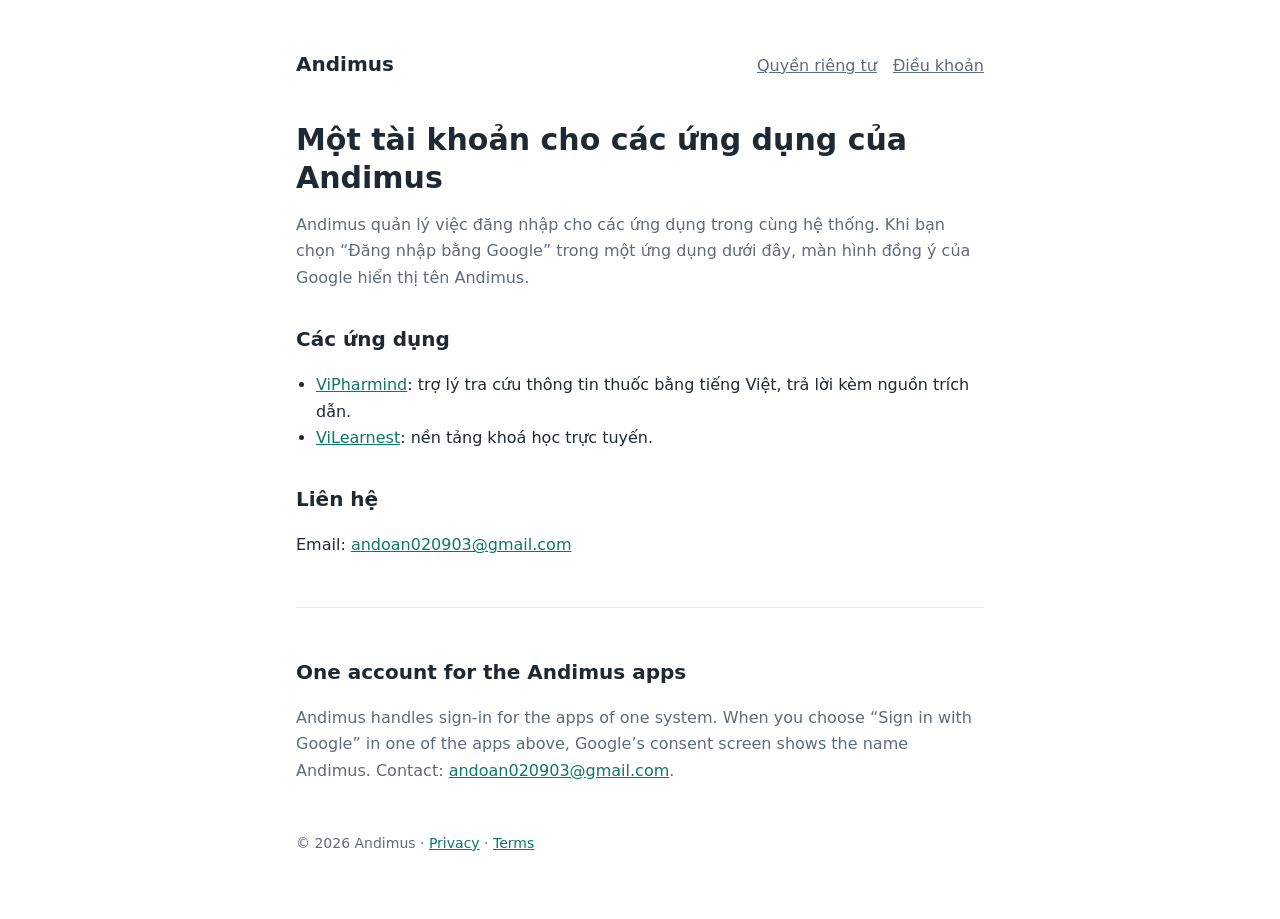
<file: index.html>
<!doctype html>
<html lang="vi">
<head>
  <meta charset="utf-8">
  <meta name="viewport" content="width=device-width, initial-scale=1">
  <title>Andimus</title>
  <meta name="description" content="Andimus là tài khoản dùng chung cho các ứng dụng ViPharmind và ViLearnest.">
  <link rel="stylesheet" href="/styles.css">
</head>
<body>
<main>
  <header>
    <a class="brand" href="/">Andimus</a>
    <nav><a href="/privacy">Quyền riêng tư</a><a href="/terms">Điều khoản</a></nav>
  </header>

  <h1>Một tài khoản cho các ứng dụng của Andimus</h1>
  <p class="muted">Andimus quản lý việc đăng nhập cho các ứng dụng trong cùng hệ thống. Khi bạn chọn “Đăng nhập bằng Google” trong một ứng dụng dưới đây, màn hình đồng ý của Google hiển thị tên Andimus.</p>

  <h2>Các ứng dụng</h2>
  <ul>
    <li><a href="https://vipharmind.vercel.app">ViPharmind</a>: trợ lý tra cứu thông tin thuốc bằng tiếng Việt, trả lời kèm nguồn trích dẫn.</li>
    <li><a href="https://vilearnest.vercel.app">ViLearnest</a>: nền tảng khoá học trực tuyến.</li>
  </ul>

  <h2>Liên hệ</h2>
  <p>Email: <a href="mailto:andoan020903@gmail.com">andoan020903@gmail.com</a></p>

  <hr>

  <h2 lang="en">One account for the Andimus apps</h2>
  <p lang="en" class="muted">Andimus handles sign-in for the apps of one system. When you choose “Sign in with Google” in one of the apps above, Google’s consent screen shows the name Andimus. Contact: <a href="mailto:andoan020903@gmail.com">andoan020903@gmail.com</a>.</p>

  <footer>© 2026 Andimus · <a href="/privacy">Privacy</a> · <a href="/terms">Terms</a></footer>
</main>
</body>
</html>
</file>
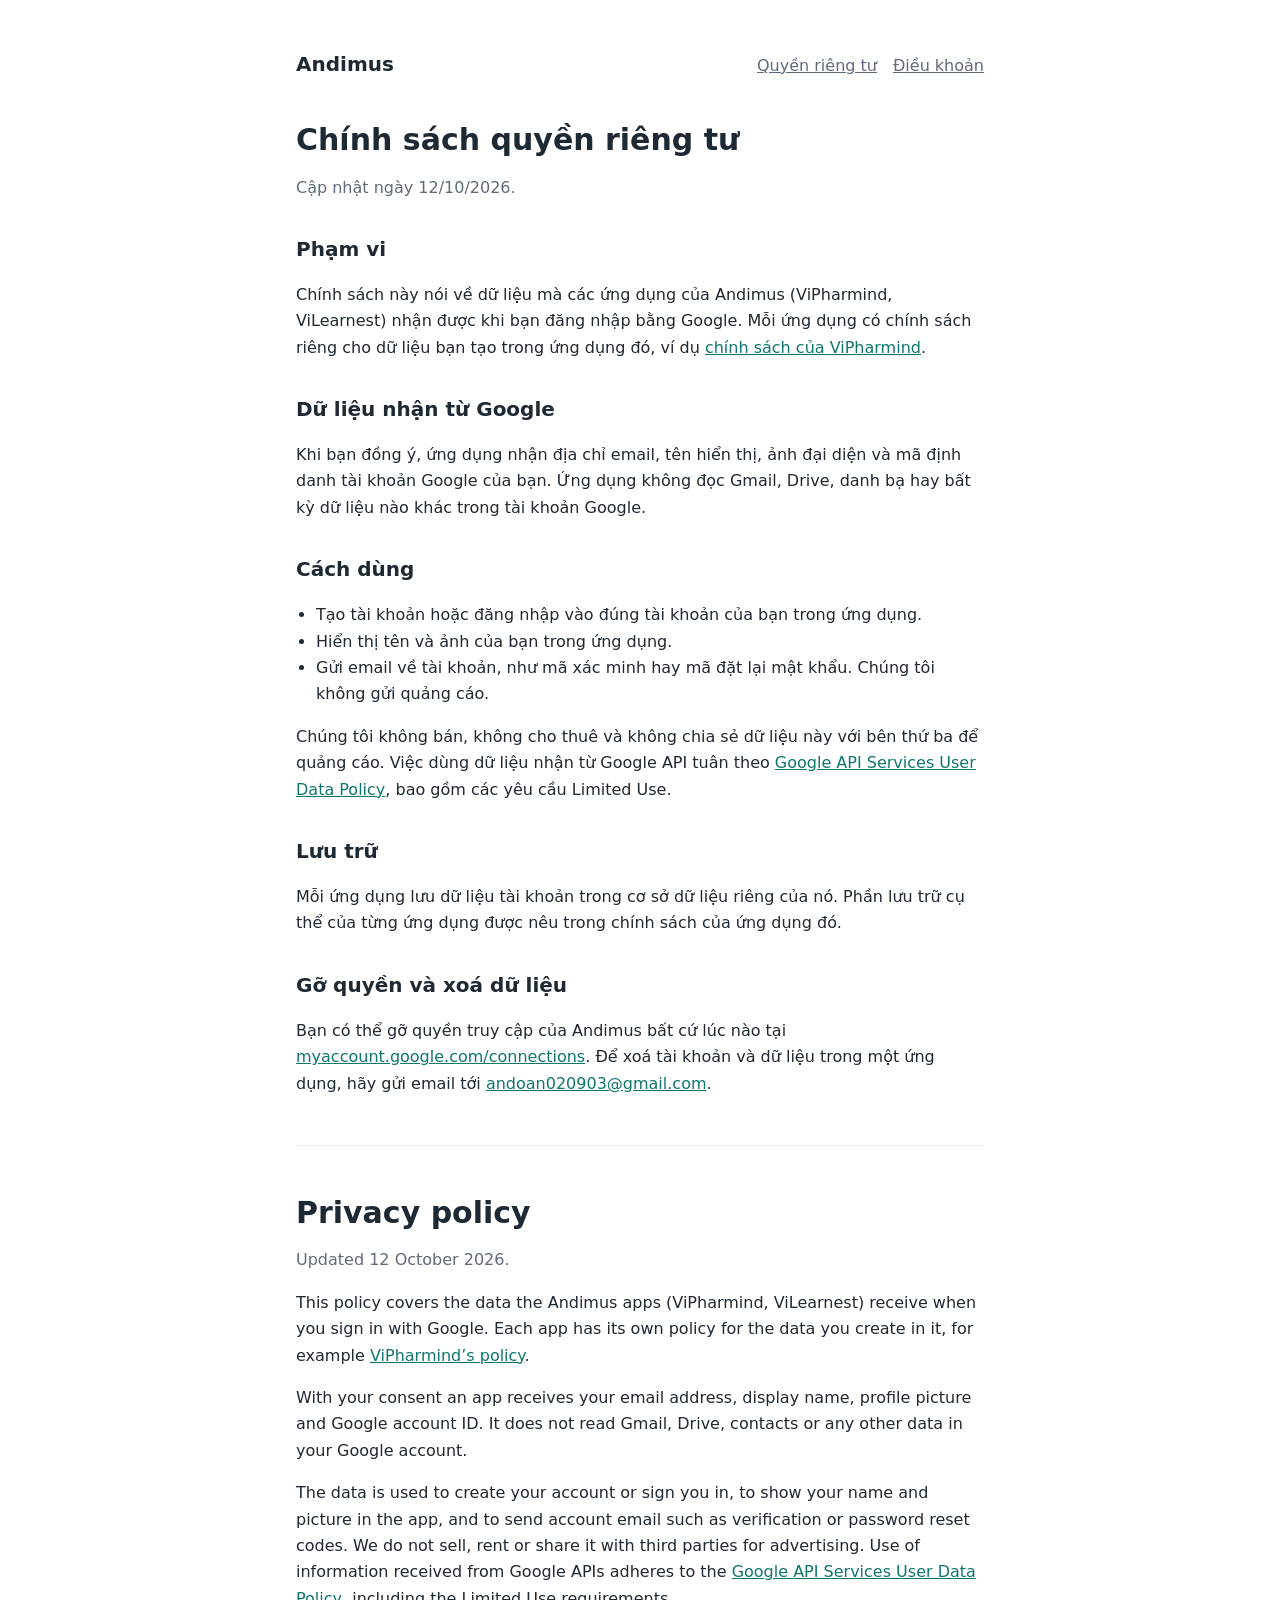
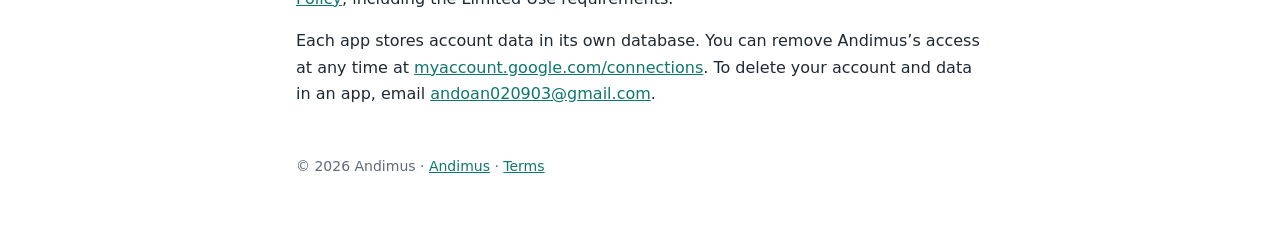
<file: privacy/index.html>
<!doctype html>
<html lang="vi">
<head>
  <meta charset="utf-8">
  <meta name="viewport" content="width=device-width, initial-scale=1">
  <title>Quyền riêng tư · Andimus</title>
  <meta name="description" content="Andimus nhận những dữ liệu nào khi bạn đăng nhập bằng Google và dùng chúng ra sao.">
  <link rel="stylesheet" href="/styles.css">
</head>
<body>
<main>
  <header>
    <a class="brand" href="/">Andimus</a>
    <nav><a href="/privacy">Quyền riêng tư</a><a href="/terms">Điều khoản</a></nav>
  </header>

  <h1>Chính sách quyền riêng tư</h1>
  <p class="muted">Cập nhật ngày 12/10/2026.</p>

  <h2>Phạm vi</h2>
  <p>Chính sách này nói về dữ liệu mà các ứng dụng của Andimus (ViPharmind, ViLearnest) nhận được khi bạn đăng nhập bằng Google. Mỗi ứng dụng có chính sách riêng cho dữ liệu bạn tạo trong ứng dụng đó, ví dụ <a href="https://vipharmind.vercel.app/privacy">chính sách của ViPharmind</a>.</p>

  <h2>Dữ liệu nhận từ Google</h2>
  <p>Khi bạn đồng ý, ứng dụng nhận địa chỉ email, tên hiển thị, ảnh đại diện và mã định danh tài khoản Google của bạn. Ứng dụng không đọc Gmail, Drive, danh bạ hay bất kỳ dữ liệu nào khác trong tài khoản Google.</p>

  <h2>Cách dùng</h2>
  <ul>
    <li>Tạo tài khoản hoặc đăng nhập vào đúng tài khoản của bạn trong ứng dụng.</li>
    <li>Hiển thị tên và ảnh của bạn trong ứng dụng.</li>
    <li>Gửi email về tài khoản, như mã xác minh hay mã đặt lại mật khẩu. Chúng tôi không gửi quảng cáo.</li>
  </ul>
  <p>Chúng tôi không bán, không cho thuê và không chia sẻ dữ liệu này với bên thứ ba để quảng cáo. Việc dùng dữ liệu nhận từ Google API tuân theo <a href="https://developers.google.com/terms/api-services-user-data-policy">Google API Services User Data Policy</a>, bao gồm các yêu cầu Limited Use.</p>

  <h2>Lưu trữ</h2>
  <p>Mỗi ứng dụng lưu dữ liệu tài khoản trong cơ sở dữ liệu riêng của nó. Phần lưu trữ cụ thể của từng ứng dụng được nêu trong chính sách của ứng dụng đó.</p>

  <h2>Gỡ quyền và xoá dữ liệu</h2>
  <p>Bạn có thể gỡ quyền truy cập của Andimus bất cứ lúc nào tại <a href="https://myaccount.google.com/connections">myaccount.google.com/connections</a>. Để xoá tài khoản và dữ liệu trong một ứng dụng, hãy gửi email tới <a href="mailto:andoan020903@gmail.com">andoan020903@gmail.com</a>.</p>

  <hr>

  <h1 lang="en">Privacy policy</h1>
  <div lang="en">
    <p class="muted">Updated 12 October 2026.</p>
    <p>This policy covers the data the Andimus apps (ViPharmind, ViLearnest) receive when you sign in with Google. Each app has its own policy for the data you create in it, for example <a href="https://vipharmind.vercel.app/en/privacy">ViPharmind’s policy</a>.</p>
    <p>With your consent an app receives your email address, display name, profile picture and Google account ID. It does not read Gmail, Drive, contacts or any other data in your Google account.</p>
    <p>The data is used to create your account or sign you in, to show your name and picture in the app, and to send account email such as verification or password reset codes. We do not sell, rent or share it with third parties for advertising. Use of information received from Google APIs adheres to the <a href="https://developers.google.com/terms/api-services-user-data-policy">Google API Services User Data Policy</a>, including the Limited Use requirements.</p>
    <p>Each app stores account data in its own database. You can remove Andimus’s access at any time at <a href="https://myaccount.google.com/connections">myaccount.google.com/connections</a>. To delete your account and data in an app, email <a href="mailto:andoan020903@gmail.com">andoan020903@gmail.com</a>.</p>
  </div>

  <footer>© 2026 Andimus · <a href="/">Andimus</a> · <a href="/terms">Terms</a></footer>
</main>
</body>
</html>
</file>
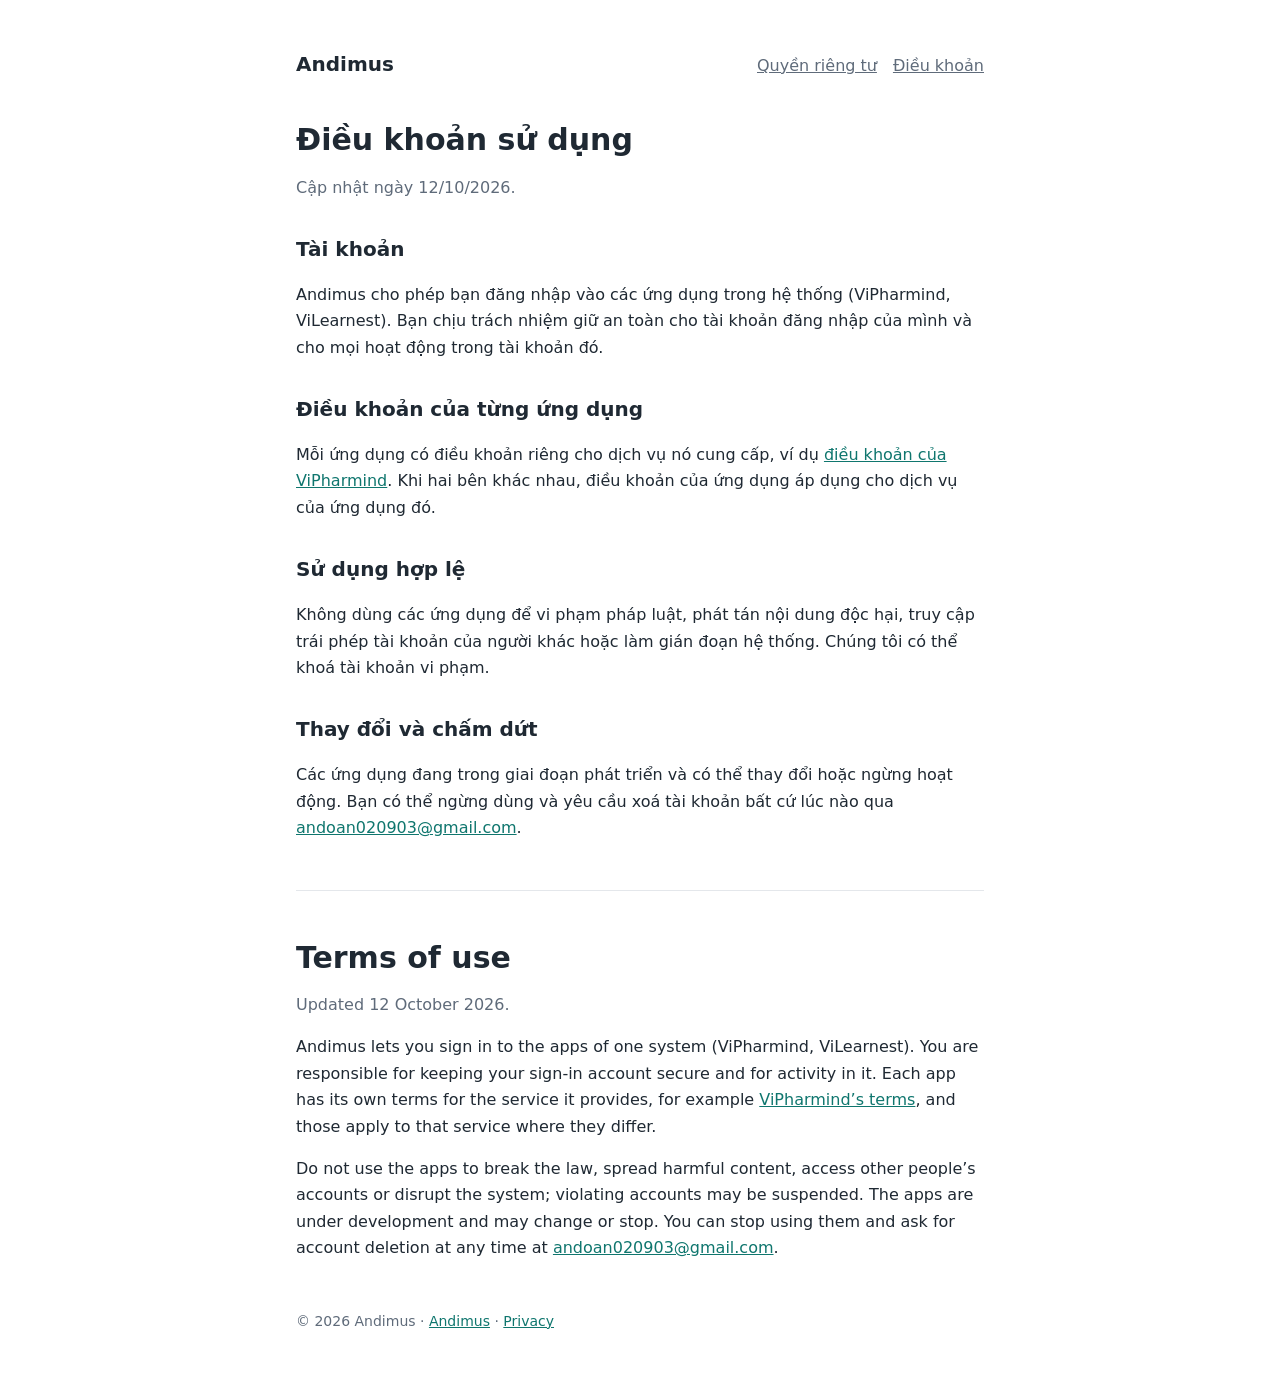
<file: terms/index.html>
<!doctype html>
<html lang="vi">
<head>
  <meta charset="utf-8">
  <meta name="viewport" content="width=device-width, initial-scale=1">
  <title>Điều khoản · Andimus</title>
  <meta name="description" content="Điều khoản sử dụng tài khoản Andimus cho các ứng dụng trong hệ thống.">
  <link rel="stylesheet" href="/styles.css">
</head>
<body>
<main>
  <header>
    <a class="brand" href="/">Andimus</a>
    <nav><a href="/privacy">Quyền riêng tư</a><a href="/terms">Điều khoản</a></nav>
  </header>

  <h1>Điều khoản sử dụng</h1>
  <p class="muted">Cập nhật ngày 12/10/2026.</p>

  <h2>Tài khoản</h2>
  <p>Andimus cho phép bạn đăng nhập vào các ứng dụng trong hệ thống (ViPharmind, ViLearnest). Bạn chịu trách nhiệm giữ an toàn cho tài khoản đăng nhập của mình và cho mọi hoạt động trong tài khoản đó.</p>

  <h2>Điều khoản của từng ứng dụng</h2>
  <p>Mỗi ứng dụng có điều khoản riêng cho dịch vụ nó cung cấp, ví dụ <a href="https://vipharmind.vercel.app/terms">điều khoản của ViPharmind</a>. Khi hai bên khác nhau, điều khoản của ứng dụng áp dụng cho dịch vụ của ứng dụng đó.</p>

  <h2>Sử dụng hợp lệ</h2>
  <p>Không dùng các ứng dụng để vi phạm pháp luật, phát tán nội dung độc hại, truy cập trái phép tài khoản của người khác hoặc làm gián đoạn hệ thống. Chúng tôi có thể khoá tài khoản vi phạm.</p>

  <h2>Thay đổi và chấm dứt</h2>
  <p>Các ứng dụng đang trong giai đoạn phát triển và có thể thay đổi hoặc ngừng hoạt động. Bạn có thể ngừng dùng và yêu cầu xoá tài khoản bất cứ lúc nào qua <a href="mailto:andoan020903@gmail.com">andoan020903@gmail.com</a>.</p>

  <hr>

  <h1 lang="en">Terms of use</h1>
  <div lang="en">
    <p class="muted">Updated 12 October 2026.</p>
    <p>Andimus lets you sign in to the apps of one system (ViPharmind, ViLearnest). You are responsible for keeping your sign-in account secure and for activity in it. Each app has its own terms for the service it provides, for example <a href="https://vipharmind.vercel.app/en/terms">ViPharmind’s terms</a>, and those apply to that service where they differ.</p>
    <p>Do not use the apps to break the law, spread harmful content, access other people’s accounts or disrupt the system; violating accounts may be suspended. The apps are under development and may change or stop. You can stop using them and ask for account deletion at any time at <a href="mailto:andoan020903@gmail.com">andoan020903@gmail.com</a>.</p>
  </div>

  <footer>© 2026 Andimus · <a href="/">Andimus</a> · <a href="/privacy">Privacy</a></footer>
</main>
</body>
</html>
</file>
<file: styles.css>
:root {
  --bg: #ffffff;
  --fg: #1f2933;
  --muted: #5f6b7a;
  --line: #e4e7eb;
  --accent: #0f766e;
}
@media (prefers-color-scheme: dark) {
  :root {
    --bg: #111418;
    --fg: #e6e9ed;
    --muted: #9aa5b1;
    --line: #2a3038;
    --accent: #5eead4;
  }
}
* { box-sizing: border-box; }
body {
  margin: 0;
  background: var(--bg);
  color: var(--fg);
  font: 16px/1.65 system-ui, -apple-system, "Segoe UI", Roboto, sans-serif;
}
main { max-width: 720px; margin: 0 auto; padding: 48px 16px 64px; }
header { display: flex; justify-content: space-between; align-items: baseline; gap: 16px; flex-wrap: wrap; }
header a.brand { font-weight: 700; font-size: 20px; color: var(--fg); text-decoration: none; }
nav a { color: var(--muted); margin-left: 16px; }
nav a:first-child { margin-left: 0; }
h1 { font-size: 30px; line-height: 1.25; margin: 40px 0 8px; }
h2 { font-size: 20px; margin: 32px 0 8px; }
p, li { color: var(--fg); }
.muted { color: var(--muted); }
a { color: var(--accent); }
ul { padding-left: 20px; }
hr { border: 0; border-top: 1px solid var(--line); margin: 48px 0; }
footer { margin-top: 48px; color: var(--muted); font-size: 14px; }
</file>
